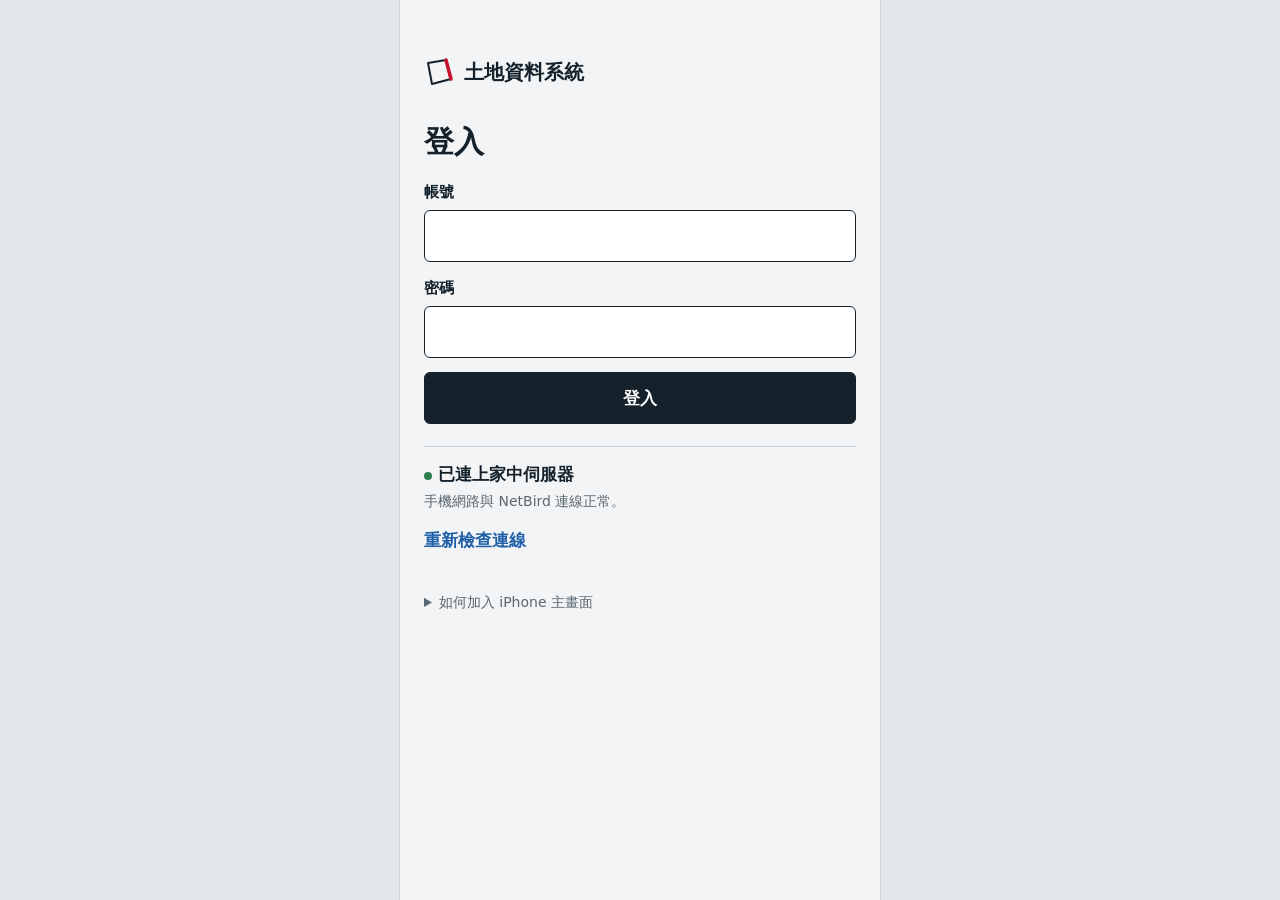
<file: docs/mockups/mobile-redesign/index.html>
<!doctype html>
<!--
  土地資料系統 手機網頁 重新設計原型（獨立檔案，不會被正式程式載入）

  - 全部是假資料與假地址，沒有任何真實客戶資料。
  - 用網址的 # 切換頁面：#login #home #field #owners #lands #followups #map
  - 今日外勤有三種狀態：#field（進行中）、#field/start（尚未開始）、#field/done（已完成）
  - 地圖是示意圖；正式版仍使用 Leaflet 與離線圖磚。
  - 數字字型用 Barlow Semi Condensed（正式版需自行託管，只含數字與符號即可，約幾十 KB）。
-->
<html lang="zh-Hant">
<head>
<meta charset="utf-8">
<meta name="viewport" content="width=device-width, initial-scale=1, viewport-fit=cover">
<meta name="theme-color" content="#F2F4F5">
<title>土地資料系統｜手機版設計原型</title>
<link rel="preconnect" href="https://fonts.googleapis.com">
<link rel="preconnect" href="https://fonts.gstatic.com" crossorigin>
<link href="https://fonts.googleapis.com/css2?family=Barlow+Semi+Condensed:wght@500;600&display=swap" rel="stylesheet">
<style>
/* ---------- 色彩：取自地籍圖與測量 ---------- */
:root {
  --paper: #F2F4F5;   /* 圖紙 */
  --sheet: #FFFFFF;
  --ink: #14212B;     /* 測量墨 */
  --muted: #5B6770;
  --rule: #CBD2D7;
  --red: #C8102E;     /* 地籍紅：只代表「現在要處理」 */
  --blue: #1F5FA8;    /* 圖根藍：導航、可點的連結 */
  --green: #2E7D4F;   /* 完成 */
  --amber: #B7791F;   /* 延後 */
  --red-wash: #FBECEE;
  --nav-h: 62px;
  --cjk: "Noto Sans TC", "PingFang TC", "Microsoft JhengHei", "Heiti TC", system-ui, sans-serif;
  --num: "Barlow Semi Condensed", "Bahnschrift", "Arial Narrow", system-ui, sans-serif;
}

* { box-sizing: border-box; }
html { -webkit-text-size-adjust: 100%; }
body { margin: 0; background: var(--paper); color: var(--ink); font: 400 17px/1.6 var(--cjk); }
button, input { font: inherit; color: inherit; }
:focus-visible { outline: 3px solid var(--blue); outline-offset: 2px; }
[hidden] { display: none !important; }

.app { max-width: 480px; min-height: 100dvh; margin: 0 auto; background: var(--paper); }
@media (min-width: 520px) {
  body { background: #E1E6E8; }
  .app { box-shadow: 0 0 0 1px var(--rule); }
}

/* ---------- 共用元件 ---------- */
.num { font-family: var(--num); font-weight: 600; font-variant-numeric: tabular-nums; }
.muted { color: var(--muted); }
.small { font-size: 14px; }

.bar { position: sticky; top: 0; z-index: 5; display: flex; align-items: flex-end; justify-content: space-between; gap: 12px;
  padding: calc(14px + env(safe-area-inset-top)) 20px 10px; background: var(--paper); border-bottom: 1px solid var(--rule); }
.bar__title { margin: 0; font: 700 26px/1.2 var(--cjk); }
.bar__sub { margin: 2px 0 0; color: var(--muted); font-size: 14px; }
.bar__side { display: flex; align-items: center; gap: 14px; padding-bottom: 2px; font-size: 14px; color: var(--muted); white-space: nowrap; }
.dot { display: inline-block; width: 8px; height: 8px; margin-right: 6px; border-radius: 50%; background: var(--green); }
.dot--wait { background: var(--amber); }
.dot--bad { background: var(--red); }

.content { padding: 18px 20px calc(var(--nav-h) + env(safe-area-inset-bottom) + 28px); }

.block { margin: 0 0 28px; }
.block__title { margin: 0 0 10px; font: 700 17px/1.4 var(--cjk); }
.block__head { display: flex; align-items: baseline; justify-content: space-between; gap: 12px; margin-bottom: 10px; }
.block__head .block__title { margin: 0; }

.link { display: inline-flex; align-items: center; min-height: 44px; padding: 0; border: 0; background: none; color: var(--blue); font-weight: 700; text-decoration: none; cursor: pointer; }
.link[disabled] { color: var(--rule); cursor: default; }

.btn { display: inline-flex; align-items: center; justify-content: center; gap: 8px; min-height: 52px; padding: 0 18px;
  border: 1.5px solid var(--ink); border-radius: 6px; background: var(--sheet); color: var(--ink);
  font: 700 17px/1 var(--cjk); text-decoration: none; cursor: pointer; }
.btn:active { transform: translateY(1px); }
.btn[disabled] { opacity: .45; cursor: not-allowed; }
.btn--solid { background: var(--ink); color: #fff; }
.btn--go { background: var(--blue); border-color: var(--blue); color: #fff; }
.btn--block { display: flex; width: 100%; }
.btn__count { font: 600 18px/1 var(--num); font-variant-numeric: tabular-nums; }

.field { display: block; margin: 0 0 14px; }
.field__label { display: block; margin-bottom: 6px; font-size: 15px; font-weight: 700; }
.input { width: 100%; min-height: 52px; padding: 0 14px; border: 1.5px solid var(--ink); border-radius: 6px; background: var(--sheet); font-size: 17px; }
.input::placeholder { color: #7A868E; }
.pair { display: grid; grid-template-columns: 1fr 1fr; gap: 12px; }
.searchrow { display: grid; grid-template-columns: 1fr auto; gap: 10px; margin-bottom: 14px; }

/* 一列一筆，像謄本：只用細線分隔，不用卡片 */
.rows { margin: 0; padding: 0; list-style: none; border-top: 1px solid var(--rule); }
.row { display: flex; align-items: flex-start; justify-content: space-between; gap: 14px; width: 100%; padding: 14px 0;
  border: 0; border-bottom: 1px solid var(--rule); background: none; text-align: left; cursor: pointer; }
.row:focus-visible { outline-offset: -3px; }
.row__main { display: flex; flex-direction: column; min-width: 0; }
.row__name { font-size: 19px; font-weight: 700; line-height: 1.35; }
.row__meta { color: var(--muted); font-size: 14px; line-height: 1.5; }
.row__side { display: flex; flex-direction: column; align-items: flex-end; flex: none; text-align: right; font-size: 14px; color: var(--muted); }
.row--due { padding-left: 14px; box-shadow: inset 4px 0 0 var(--red); }
.row--stack { flex-direction: column; gap: 2px; }
.row__top { display: flex; align-items: baseline; justify-content: space-between; gap: 12px; width: 100%; }
.row__count { flex: none; color: var(--muted); font-size: 15px; }
.row__count .num { color: var(--ink); font-size: 20px; }
.land { padding-top: 16px; border-top: 1px solid var(--rule); }
.land:first-child { border-top: 0; padding-top: 4px; }
.count { margin: 0 0 8px; font-size: 14px; color: var(--muted); }

.facts { margin: 0; padding: 0; border-top: 1px solid var(--rule); }
.facts__row { display: flex; align-items: baseline; justify-content: space-between; padding: 10px 0; border-bottom: 1px solid var(--rule); }
.facts dt { color: var(--muted); }
.facts dd { margin: 0; font-size: 26px; line-height: 1.2; }

/* 地號：這個系統最重要的識別，整份設計唯一放大的東西 */
.parcel { margin: 0; font: 600 56px/1 var(--num); font-variant-numeric: tabular-nums; letter-spacing: -.01em; }
.parcel--mid { font-size: 40px; }
.parcel--list { font-size: 34px; }
.where { margin: 0; font-size: 17px; line-height: 1.4; }

/* ---------- 持分條：一塊土地被分成幾份，每位地主一段 ---------- */
.share { display: flex; gap: 2px; height: 10px; margin: 10px 0 6px; background: repeating-linear-gradient(135deg, var(--rule) 0 2px, transparent 2px 5px); }
.share__seg { height: 100%; background: var(--ink); }
.share__seg:nth-child(2) { background: #46535D; }
.share__seg:nth-child(3) { background: #7C8993; }
.share__seg:nth-child(4) { background: #A9B3BA; }
.share__legend { display: flex; flex-direction: column; }
.holder { display: flex; align-items: baseline; justify-content: space-between; gap: 10px; width: 100%; padding: 12px 0; border: 0; border-top: 1px solid var(--rule); background: none; text-align: left; cursor: pointer; }
.holder:first-child { border-top: 0; }
.holder__name { font-weight: 700; }
.holder__nums { display: flex; gap: 14px; color: var(--muted); font-size: 15px; }
.holder:focus-visible { outline-offset: -3px; }

/* ---------- 狀態文字 ---------- */
.st { font-weight: 700; }
.st--completed { color: var(--green); }
.st--in_progress { color: var(--blue); }
.st--postponed { color: var(--amber); }
.st--skipped, .st--planned { color: var(--muted); }
.due--over { color: var(--red); font-weight: 700; }
.now { color: var(--red); font-weight: 700; }

/* ---------- 登入 ---------- */
.login { padding: calc(56px + env(safe-area-inset-top)) 24px 32px; }
.mark { display: flex; align-items: center; gap: 10px; margin-bottom: 36px; font-size: 20px; font-weight: 700; }
.login__title { margin: 0 0 20px; font: 700 30px/1.2 var(--cjk); }
.conncheck { margin-top: 22px; padding: 14px 0 0; border-top: 1px solid var(--rule); }
.conncheck__title { display: block; font-weight: 700; }
.conncheck__detail { margin: 2px 0 6px; color: var(--muted); font-size: 14px; }
.tip { margin-top: 22px; color: var(--muted); font-size: 14px; }
.tip summary { cursor: pointer; padding: 6px 0; }

/* ---------- 底部導覽：現在位置用一條紅線標出 ---------- */
.tabs { position: fixed; left: 50%; bottom: 0; z-index: 8; display: grid; grid-template-columns: repeat(6, 1fr); width: min(100%, 480px);
  height: calc(var(--nav-h) + env(safe-area-inset-bottom)); padding-bottom: env(safe-area-inset-bottom);
  transform: translateX(-50%); background: var(--sheet); border-top: 1px solid var(--rule); }
.tab { position: relative; display: flex; align-items: center; justify-content: center; gap: 3px; color: var(--muted); font-size: 15px; text-decoration: none; }
.tab[aria-current="page"] { color: var(--ink); font-weight: 700; }
.tab[aria-current="page"]::before { content: ""; position: absolute; top: -1px; left: 12%; right: 12%; height: 3px; background: var(--red); }
.tab__n { color: var(--red); font: 600 16px/1 var(--num); font-variant-numeric: tabular-nums; }

/* ---------- 今日外勤 ---------- */
.chain { display: flex; align-items: flex-end; gap: 4px; height: 30px; margin: 10px 0 6px; padding: 0; list-style: none; }
.tick { flex: 1; min-width: 4px; height: 14px; border: 1.5px solid var(--ink); background: transparent;
  transition: background-color .25s ease, height .25s ease, border-color .25s ease; }
.tick[data-s="completed"] { background: var(--ink); }
.tick[data-s="skipped"] { border-color: var(--muted); background: repeating-linear-gradient(135deg, var(--muted) 0 2px, transparent 2px 5px); }
.tick[data-s="postponed"] { border-color: var(--amber); }
.tick[aria-current="step"] { height: 30px; border: 2px solid var(--red); }

.stop { margin: 0 0 14px; padding: 16px 18px 0; background: var(--sheet); border-left: 5px solid var(--red); border-radius: 0 8px 8px 0; }
.stop__flags { display: flex; flex-wrap: wrap; gap: 4px 12px; margin: 0 0 6px; font-size: 15px; }
.stop__owner { display: flex; align-items: baseline; justify-content: space-between; gap: 10px; margin: 10px 0 0; }
.stop__owner strong { font-size: 24px; line-height: 1.3; }
.stop__share { font: 600 22px/1 var(--num); font-variant-numeric: tabular-nums; }
.info { margin: 14px 0 0; padding: 0; }
.info__row { display: grid; grid-template-columns: 5.5em 1fr; gap: 10px; padding: 8px 0; border-top: 1px solid var(--rule); font-size: 16px; }
.info__row dt { color: var(--muted); }
.info__row dd { margin: 0; overflow-wrap: anywhere; }
.info__row--note dd { font-weight: 700; }
.stop__go { display: grid; grid-template-columns: 1fr; gap: 8px; margin-top: 14px; }
.stop__go--two { grid-template-columns: 1fr 1fr; }
.stop__go--one > .btn:not(.btn--block) { grid-column: 1 / -1; }
.stop__go .btn--block { grid-column: 1 / -1; min-height: 56px; }
.stop__records { display: grid; grid-template-columns: 1fr 1fr; gap: 8px; margin-top: 8px; }
.stop__records .btn { justify-content: space-between; font-weight: 400; }
.stop__act { position: sticky; bottom: calc(var(--nav-h) + env(safe-area-inset-bottom)); z-index: 2; display: grid;
  grid-template-columns: 1.5fr 1fr 1fr; gap: 8px; margin: 14px -18px 0; padding: 12px 18px 14px; background: var(--sheet); border-top: 1px solid var(--rule); }
.stop__act .btn { padding: 0 8px; }

.step { display: flex; align-items: center; justify-content: space-between; margin: 0 0 22px; font-size: 15px; color: var(--muted); }
.step .link { min-width: 5em; }
.stops { margin: 0; padding: 0; list-style: none; border-top: 1px solid var(--rule); }
.stops__btn { display: grid; grid-template-columns: 2.2em 1fr auto; align-items: baseline; gap: 10px; width: 100%; padding: 12px 0;
  border: 0; border-bottom: 1px solid var(--rule); background: none; text-align: left; cursor: pointer; }
.stops__btn:focus-visible { outline-offset: -3px; }
.stops__no { font: 600 22px/1 var(--num); font-variant-numeric: tabular-nums; color: var(--muted); }
.stops__no--same { font: 400 14px var(--cjk); }
.stops__btn[aria-current="step"] { box-shadow: inset 4px 0 0 var(--red); padding-left: 12px; }
.stops__btn[aria-current="step"] .stops__no { color: var(--red); }
.stops__btn[data-s="completed"], .stops__btn[data-s="skipped"] { color: var(--muted); }
.route { margin: 10px 0 0; padding: 10px 0 0; border-top: 1px solid var(--rule); font-size: 15px; }
.route__seg { display: flex; align-items: center; justify-content: space-between; padding: 6px 0; }
.start { margin-bottom: 28px; padding: 18px; background: var(--sheet); border-left: 5px solid var(--red); border-radius: 0 8px 8px 0; }
.start__title { margin: 0 0 4px; font-size: 19px; font-weight: 700; }
.start__actions { display: grid; grid-template-columns: 1fr 1fr; gap: 8px; margin-top: 14px; }
.result { display: grid; grid-template-columns: 1fr 1fr; column-gap: 20px; margin: 12px 0 0; padding: 0; border-top: 1px solid var(--rule); }
.result__cell { padding: 12px 0; border-bottom: 1px solid var(--rule); }
.result__cell dt { color: var(--muted); font-size: 14px; }
.result__cell dd { margin: 0; font-size: 30px; line-height: 1.2; }
.times { display: flex; justify-content: space-between; margin: 12px 0 18px; color: var(--muted); font-size: 15px; }

/* ---------- 地圖 ---------- */
.chips { display: flex; gap: 8px; margin: 0 -20px 12px; padding: 0 20px 4px; overflow-x: auto; scrollbar-width: none; }
.chip { flex: none; min-height: 44px; padding: 0 16px; border: 1.5px solid var(--ink); border-radius: 6px; background: var(--sheet); font-weight: 700; cursor: pointer; }
.chip[aria-pressed="true"] { background: var(--ink); color: #fff; }
.map { display: block; width: 100%; height: auto; background: #E7ECEE; border: 1px solid var(--rule); }
.map__pin { cursor: pointer; }
.map__pin:focus-visible { outline: none; }
.map__pin:focus-visible circle { stroke: var(--blue); stroke-width: 3; }
.caption { margin: 6px 0 0; color: var(--muted); font-size: 13px; }

/* ---------- 詳情面板 ---------- */
.scrim { position: fixed; inset: 0; z-index: 19; background: rgba(20, 33, 43, .45); opacity: 0; visibility: hidden; transition: opacity .2s, visibility .2s; }
.scrim.is-open { opacity: 1; visibility: visible; }
.sheet { position: fixed; left: 50%; bottom: 0; z-index: 20; width: min(100%, 480px); max-height: 88dvh; overflow-y: auto;
  padding: 0 20px calc(28px + env(safe-area-inset-bottom)); background: var(--sheet); border-radius: 16px 16px 0 0;
  transform: translate(-50%, 100%); visibility: hidden; transition: transform .26s cubic-bezier(.2, .8, .2, 1), visibility .26s; }
.sheet.is-open { transform: translate(-50%, 0); visibility: visible; }
.sheet__head { position: sticky; top: 0; display: flex; align-items: flex-start; justify-content: space-between; gap: 12px; padding: 18px 0 10px; background: var(--sheet); border-bottom: 1px solid var(--rule); }
.sheet__title { margin: 0; font: 700 24px/1.3 var(--cjk); }
.sheet__sub { margin: 0; color: var(--muted); font-size: 14px; }
.sheet__close { min-width: 52px; min-height: 44px; border: 1.5px solid var(--ink); border-radius: 6px; background: var(--sheet); font-weight: 700; cursor: pointer; }
.sheet__section { margin-top: 22px; }
.sheet__section h3 { margin: 0 0 8px; font-size: 17px; }
.log { margin: 0; padding: 0; list-style: none; border-top: 1px solid var(--rule); }
.log li { display: grid; grid-template-columns: 4.2em 1fr; gap: 10px; padding: 10px 0; border-bottom: 1px solid var(--rule); font-size: 16px; }
.log time { color: var(--muted); font-family: var(--num); font-weight: 600; font-variant-numeric: tabular-nums; }
.empty { margin: 8px 0; color: var(--muted); }

@media (prefers-reduced-motion: reduce) {
  *, *::before, *::after { transition-duration: .01ms !important; animation-duration: .01ms !important; }
}
</style>
</head>
<body>
<div class="app" id="app">

  <!-- ===== 登入 ===== -->
  <main class="login" id="p-login" hidden>
    <div class="mark">
      <svg width="30" height="30" viewBox="0 0 30 30" aria-hidden="true">
        <path d="M4 6 L22 3 L27 22 L8 27 Z" fill="none" stroke="#14212B" stroke-width="2" stroke-linejoin="round"/>
        <path d="M22 3 L27 22" stroke="#C8102E" stroke-width="3.5" stroke-linecap="round"/>
      </svg>
      <span>土地資料系統</span>
    </div>
    <h1 class="login__title">登入</h1>
    <form id="login-form" novalidate>
      <label class="field"><span class="field__label">帳號</span>
        <input class="input" name="u" autocomplete="username" autocapitalize="none" required></label>
      <label class="field"><span class="field__label">密碼</span>
        <input class="input" name="p" type="password" autocomplete="current-password" required></label>
      <button class="btn btn--solid btn--block" type="submit">登入</button>
    </form>
    <section class="conncheck" aria-live="polite">
      <span class="conncheck__title"><span class="dot"></span>已連上家中伺服器</span>
      <p class="conncheck__detail">手機網路與 NetBird 連線正常。</p>
      <button class="link" type="button">重新檢查連線</button>
    </section>
    <details class="tip"><summary>如何加入 iPhone 主畫面</summary>
      <p>用 Safari 開啟這個頁面，點「分享」，再點「加入主畫面」。</p></details>
  </main>

  <!-- ===== 登入後 ===== -->
  <div id="shell" hidden>
    <header class="bar">
      <div>
        <h1 class="bar__title" id="title">總覽</h1>
        <p class="bar__sub" id="subtitle"></p>
      </div>
      <div class="bar__side">
        <span><span class="dot"></span>已連線</span>
        <a class="link" href="#login">登出</a>
      </div>
    </header>

    <main class="content" id="content">
      <section id="p-home" hidden></section>
      <section id="p-field" hidden></section>
      <section id="p-owners" hidden>
        <form class="searchrow" id="owner-form" role="search">
          <input class="input" id="owner-q" type="search" placeholder="姓名、身分證或地址" aria-label="搜尋地主" enterkeyhint="search">
          <button class="btn btn--solid" type="submit">搜尋</button>
        </form>
        <p class="count" id="owner-count" aria-live="polite"></p>
        <div id="owner-list"></div>
      </section>
      <section id="p-lands" hidden>
        <form id="land-form" role="search">
          <label class="field"><span class="field__label">地號或地主姓名</span>
            <input class="input" id="land-q" type="search" placeholder="例如：221-0000 或 王大明" enterkeyhint="search"></label>
          <div class="pair">
            <label class="field"><span class="field__label">地區</span><input class="input" id="land-d" placeholder="例如：中壢區"></label>
            <label class="field"><span class="field__label">地段</span><input class="input" id="land-s" placeholder="例如：龍岡段"></label>
          </div>
          <button class="btn btn--solid btn--block" type="submit">搜尋土地</button>
        </form>
        <p class="count" id="land-count" aria-live="polite" style="margin-top:18px"></p>
        <div id="land-list"></div>
      </section>
      <section id="p-followups" hidden></section>
      <section id="p-map" hidden>
        <p class="count" id="map-count" aria-live="polite"></p>
        <div class="chips" id="chips" role="group" aria-label="切換地區"></div>
        <div id="map-box"></div>
        <p class="caption">示意圖。正式版使用 Leaflet 與離線圖磚；紅色編號是今日還沒拜訪的站。</p>
        <div id="map-pick" style="margin-top:14px"></div>
      </section>
    </main>

    <nav class="tabs" id="tabs" aria-label="主要功能">
      <a class="tab" href="#home">總覽</a>
      <a class="tab" href="#field">外勤</a>
      <a class="tab" href="#owners">地主</a>
      <a class="tab" href="#lands">土地</a>
      <a class="tab" href="#followups">追蹤<span class="tab__n" id="tab-n"></span></a>
      <a class="tab" href="#map">地圖</a>
    </nav>
  </div>
</div>

<div class="scrim" id="scrim"></div>
<aside class="sheet" id="sheet" role="dialog" aria-modal="true" aria-labelledby="sheet-title" aria-hidden="true"></aside>

<script>
/* ============ 假資料 ============ */
const PEOPLE = {
  '王大明': { id: 'A1236', addr: '桃園市中壢區中正路三段 18 號', phone: '0912-345-678' },
  '李小華': { id: 'F2058', addr: '桃園市平鎮區環南路 126 號', phone: '' },
  '陳美玲': { id: 'H1239', addr: '桃園市中壢區新生路 52 巷 6 號', phone: '0933-120-456' },
  '林志強': { id: 'A1741', addr: '桃園市桃園區中山路 200 號 5 樓', phone: '0920-888-017' },
  '張雅婷': { id: 'F2231', addr: '臺北市大安區和平東路二段 31 號', phone: '0955-660-310' },
  '黃建國': { id: 'H1067', addr: '桃園市八德區介壽路二段 88 號', phone: '0911-232-909' },
  '吳淑芬': { id: 'A2218', addr: '桃園市八德區介壽路二段 88 號', phone: '' },
  '劉俊宏': { id: 'F1492', addr: '新北市板橋區文化路一段 100 號', phone: '0987-441-205' }
};
/* owners: [姓名, 分子, 分母] */
const LANDS = [
  { d: '中壢區', s: '龍岡段', no: '221-0000', area: 1234.56, v: 71800,  o: [['王大明',1,3],['李小華',1,3],['陳美玲',1,3]] },
  { d: '中壢區', s: '龍岡段', no: '305-0001', area: 88.5,    v: 71800,  o: [['陳美玲',1,1]] },
  { d: '中壢區', s: '龍岡段', no: '310-0000', area: 410,     v: 68500,  o: [['林志強',1,2],['張雅婷',1,2]] },
  { d: '中壢區', s: '忠福段', no: '9-0000',   area: 512.3,   v: 82400,  o: [['黃建國',2,3],['吳淑芬',1,3]] },
  { d: '平鎮區', s: '復旦段', no: '25-0001',  area: 362,     v: 104000, o: [['劉俊宏',1,1]] },
  { d: '平鎮區', s: '復旦段', no: '36-0001',  area: 764,     v: 104000, o: [['王大明',1,4],['吳淑芬',1,4],['林志強',1,2]] },
  { d: '桃園區', s: '東門段', no: '617-0001', area: 150.2,   v: 190000, o: [['張雅婷',1,1]] },
  { d: '八德區', s: '永豐段', no: '44-0000',  area: 980,     v: 66000,  o: [['李小華',1,2],['劉俊宏',1,2]] }
];
const landOf = no => LANDS.find(l => l.no === no);
const ping = (l, n, d) => l.area * n / d * 0.3025;
function holdings(name) {
  return LANDS.flatMap(l => l.o.filter(o => o[0] === name).map(o => ({ land: l, n: o[1], d: o[2], ping: ping(l, o[1], o[2]) })));
}
function ownerStats(name) {
  const h = holdings(name);
  return { lands: new Set(h.map(x => x.land.no)).size, shares: h.length,
           ping: h.reduce((a, x) => a + x.ping, 0), value: h.reduce((a, x) => a + x.land.area * x.n / x.d * x.land.v, 0) };
}

const TODAY = new Date(); TODAY.setHours(0, 0, 0, 0);
const dayOffset = n => { const t = new Date(TODAY); t.setDate(t.getDate() + n); return t; };
const FOLLOWUPS = [
  { name: '陳美玲', no: '305-0001', off: -5, st: '待回覆' },
  { name: '劉俊宏', no: '25-0001',  off: -2, st: '待追蹤' },
  { name: '王大明', no: '221-0000', off: 0,  st: '待追蹤' },
  { name: '林志強', no: '310-0000', off: 1,  st: '待回覆' },
  { name: '黃建國', no: '9-0000',   off: 4,  st: '待追蹤' },
  { name: '張雅婷', no: '617-0001', off: 9,  st: '待追蹤' }
];

/* 今日外勤：same = 與前一位同一個地址，算同一站 */
const BASE_STOPS = [
  ['陳美玲','305-0001','09:10',1.8], ['王大明','221-0000','09:30',2.4], ['李小華','221-0000','09:30',0, true],
  ['林志強','310-0000','10:20',5.6], ['張雅婷','310-0000','10:20',0, true], ['劉俊宏','25-0001','11:15',7.9],
  ['吳淑芬','36-0001','11:50',3.3], ['黃建國','9-0000','14:20',9.4], ['吳淑芬','9-0000','14:20',0, true],
  ['張雅婷','617-0001','14:55',4.1], ['李小華','44-0000','15:30',3.7], ['劉俊宏','44-0000','15:30',0, true]
];
let F = null;
function scenario(name) {
  const items = BASE_STOPS.map((s, i) => ({ owner: s[0], no: s[1], eta: s[2], km: s[3], same: !!s[4], status: 'planned', i }));
  items[8].coord = false; items[9].priority = true; items[7].note = '有他項權利，先確認設定人';
  items[7].last = '10/15　電話未接';
  let mode = 'run';
  if (name === 'run') { for (let i = 0; i < 7; i++) items[i].status = i === 6 ? 'skipped' : 'completed'; }
  if (name === 'start') mode = 'start';
  if (name === 'done') { items.forEach((it, i) => it.status = i === 6 ? 'skipped' : 'completed'); mode = 'done'; }
  const first = items.findIndex(isOpen);
  F = { mode, items, idx: Math.max(0, first), gps: false, routeOpen: false };
}
const isOpen = it => ['planned', 'in_progress', 'postponed'].includes(it.status);
const STATUS = { planned: '尚未拜訪', in_progress: '拜訪中', completed: '已完成', skipped: '已略過', postponed: '已延後' };
function station(i) { let n = 0; for (let k = 0; k <= i; k++) if (!F.items[k].same) n++; return n; }

/* ============ 小工具 ============ */
const $ = (s, r = document) => r.querySelector(s);
const $$ = (s, r = document) => [...r.querySelectorAll(s)];
const esc = s => String(s).replace(/[&<>"']/g, c => ({ '&': '&amp;', '<': '&lt;', '>': '&gt;', '"': '&quot;', "'": '&#39;' }[c]));
const nf = (n, d = 0) => Number(n).toLocaleString('en-US', { minimumFractionDigits: d, maximumFractionDigits: d });
const landLabel = l => `${l.d}・${l.s}・${l.no}`;
const fmtDate = d => `${d.getMonth() + 1}/${d.getDate()}`;
function frac(n, d) { return `${n}/${d}`; }
function shareBar(l) {
  const segs = l.o.map(o => `<span class="share__seg" style="flex:${o[1] / o[2]}"></span>`).join('');
  const sum = l.o.reduce((a, o) => a + o[1] / o[2], 0);
  const rest = sum < 0.999 ? `<span style="flex:${1 - sum}"></span>` : '';
  return `<div class="share" role="img" aria-label="持分分配">${segs}${rest}</div>`;
}
function dueInfo(off, st) {
  if (st !== '完成' && off < 0) return { cls: 'due--over', text: `逾期 ${-off} 天`, over: true };
  if (off === 0) return { cls: 'now', text: '今天', over: false };
  return { cls: '', text: `${off} 天後`, over: false };
}

/* ============ 畫面 ============ */
function renderHome() {
  const nextIdx = F.items.findIndex(isOpen);
  const it = F.items[nextIdx];
  const over = FOLLOWUPS.filter(f => f.off < 0).length, today = FOLLOWUPS.filter(f => f.off === 0).length;
  let field;
  if (F.mode === 'start') {
    field = `<p class="muted" style="margin:0 0 12px">今天排了 ${F.items.length} 位，還沒開始。</p>
      <a class="btn btn--solid btn--block" href="#field">前往今日外勤</a>`;
  } else if (!it) {
    field = `<p class="muted" style="margin:0 0 12px">今天的行程已全部處理完成。</p>
      <a class="btn btn--block" href="#field">查看今日成果</a>`;
  } else {
    const l = landOf(it.no);
    field = `<div class="stop" style="padding-bottom:16px">
        <p class="stop__flags"><span class="now">下一站・第 ${station(nextIdx)} 站</span><span class="muted">預計 ${it.eta} 抵達</span></p>
        <p class="where">${esc(l.d)}　${esc(l.s)}</p>
        <p class="parcel parcel--mid">${esc(l.no)}</p>
        <p class="stop__owner" style="margin-top:6px"><strong style="font-size:20px">${esc(it.owner)}</strong></p>
      </div>
      <a class="btn btn--solid btn--block" href="#field">前往今日外勤</a>`;
  }
  const rows = FOLLOWUPS.slice(0, 3).map(f => followRow(f)).join('');
  $('#p-home').innerHTML = `
    <section class="block"><h2 class="block__title">今日外勤</h2>${field}</section>
    <section class="block">
      <div class="block__head"><h2 class="block__title">追蹤提醒</h2>
        <span class="small muted"><span class="due--over">逾期 ${over}</span>　今天到期 ${today}</span></div>
      <ul class="rows">${rows}</ul>
      <a class="link" href="#followups" style="display:inline-block;margin-top:6px">查看全部 ${FOLLOWUPS.length} 筆</a>
    </section>
    <section class="block"><h2 class="block__title">資料總量</h2>
      <dl class="facts">
        <div class="facts__row"><dt>土地持分</dt><dd class="num">2,236</dd></div>
        <div class="facts__row"><dt>地主</dt><dd class="num">1,874</dd></div>
        <div class="facts__row"><dt>土地</dt><dd class="num">696</dd></div>
        <div class="facts__row"><dt>待追蹤</dt><dd class="num">${FOLLOWUPS.length}</dd></div>
      </dl>
    </section>
    <p class="small muted"><span class="dot"></span>最後同步 10:42　<button class="link" type="button" data-act="sync">重新整理</button></p>`;
}

function followRow(f) {
  const l = landOf(f.no), di = dueInfo(f.off, f.st);
  return `<li><button class="row ${di.over ? 'row--due' : ''}" data-person="${esc(f.name)}" data-land="${esc(f.no)}">
    <span class="row__main"><span class="row__name">${esc(f.name)}</span><span class="row__meta">${esc(landLabel(l))}</span></span>
    <span class="row__side"><span class="${di.cls}">${di.text}</span><span>${fmtDate(dayOffset(f.off))}　${esc(f.st)}</span></span>
  </button></li>`;
}

function renderFollowups() {
  const group = (title, list, cls = '') => list.length ? `<section class="block"><div class="block__head"><h2 class="block__title ${cls}">${title}</h2><span class="small muted">${list.length} 筆</span></div><ul class="rows">${list.map(followRow).join('')}</ul></section>` : '';
  $('#p-followups').innerHTML =
    group('逾期', FOLLOWUPS.filter(f => f.off < 0), 'due--over') +
    group('今天', FOLLOWUPS.filter(f => f.off === 0)) +
    group('之後', FOLLOWUPS.filter(f => f.off > 0));
}

function renderField() {
  const root = $('#p-field'), items = F.items;
  const done = items.filter(i => i.status === 'completed').length, skipped = items.filter(i => i.status === 'skipped').length;
  const open = items.filter(isOpen).length;
  const km = items.reduce((a, i) => a + i.km, 0);

  const chain = `<ol class="chain" aria-label="今日 ${items.length} 位的進度">${items.map((it, i) =>
    `<li class="tick" data-s="${it.status}" ${F.mode === 'run' && i === F.idx ? 'aria-current="step"' : ''} title="${esc(it.owner)}：${STATUS[it.status]}"></li>`).join('')}</ol>`;
  const summary = `
    <section class="block" style="margin-bottom:20px">
      <p class="small muted" style="margin:0">${fmtDate(TODAY)}　共 ${items.length} 位　預估 ${nf(km, 1)} 公里</p>
      ${chain}
      ${F.mode === 'run' ? `<p class="small" style="margin:0"><strong>已處理 ${done + skipped} 位</strong><span class="muted">，還有 ${open} 位。預計 17:40 結束。</span></p>` : ''}
      ${F.mode === 'run' ? `<button class="link" type="button" data-act="route" aria-expanded="${F.routeOpen}">整天路線導航</button>` : ''}
      ${F.routeOpen && F.mode === 'run' ? routeSegments() : ''}
    </section>`;

  if (F.mode === 'start') {
    root.innerHTML = summary + `<section class="start">
        <h2 class="start__title">開始前先確認定位</h2>
        <p class="small muted" style="margin:0">${F.gps ? '已取得位置，誤差約 18 公尺。' : '定位失敗也沒關係，會照原本的順序拜訪。位置只在這次開啟頁面時使用，不會存在手機裡。'}</p>
        <div class="start__actions">
          <button class="btn" type="button" data-act="gps">${F.gps ? '重新取得位置' : '取得目前位置'}</button>
          <button class="btn btn--solid" type="button" data-act="begin">開始外勤</button>
        </div></section>` + listOf(false);
    return;
  }
  if (F.mode === 'done') {
    root.innerHTML = summary + `<section class="block"><h2 class="block__title">今日外勤已完成</h2>
      <dl class="result">
        <div class="result__cell"><dt>完成拜訪</dt><dd class="num">${done}</dd></div>
        <div class="result__cell"><dt>略過</dt><dd class="num">${skipped}</dd></div>
        <div class="result__cell"><dt>已移除</dt><dd class="num">0</dd></div>
        <div class="result__cell"><dt>預估公里</dt><dd class="num">${nf(km, 1)}</dd></div>
        <div class="result__cell"><dt>外勤耗時</dt><dd class="num">4 時 12 分</dd></div>
        <div class="result__cell"><dt>行程總數</dt><dd class="num">${items.length}</dd></div>
      </dl>
      <p class="times"><span>開始　<strong class="num">09:05</strong></span><span>完成　<strong class="num">13:17</strong></span></p>
      <button class="btn btn--block" type="button" data-act="review">查看今日完整清單</button></section>` + listOf(true);
    return;
  }

  const it = items[F.idx], l = landOf(it.no), p = PEOPLE[it.owner];
  const same = items.filter((x, k) => k !== F.idx && station(k) === station(F.idx));
  const coord = it.coord !== false;
  const s = it.status;
  const act = (s === 'in_progress')
    ? `<button class="btn btn--solid" data-act="complete">完成拜訪</button>`
    : (isOpen(it) ? `<button class="btn btn--solid" data-act="start">開始拜訪</button>` : `<button class="btn" disabled>${STATUS[s]}</button>`);
  const canAct = isOpen(it);
  const o = l.o.find(x => x[0] === it.owner);
  root.innerHTML = summary + `
    <article class="stop" aria-live="polite">
      <p class="stop__flags">
        <span class="${F.idx === items.findIndex(isOpen) ? 'now' : 'muted'}">第 ${station(F.idx)} 站</span>
        ${same.length ? `<span class="muted">同址 ${same.length + 1} 位</span>` : ''}
        ${it.priority ? '<span class="now">優先拜訪</span>' : ''}
        <span class="st st--${s}">${STATUS[s]}</span></p>
      <p class="where">${esc(l.d)}　${esc(l.s)}</p>
      <p class="parcel">${esc(l.no)}</p>
      <p class="stop__owner"><strong>${esc(it.owner)}</strong><span class="stop__share" title="持分">${frac(o[1], o[2])}</span></p>
      ${shareBar(l)}
      <div class="stop__go ${(!coord && p.phone) ? 'stop__go--two' : (!coord || p.phone) ? 'stop__go--one' : ''}">
        <button class="btn btn--go btn--block" data-act="nav">開啟導航</button>
        ${!coord ? '<button class="btn" data-act="coord">補座標</button>' : ''}
        ${p.phone ? `<a class="btn" href="tel:${esc(p.phone.replace(/-/g, ''))}">撥打電話</a>` : ''}
      </div>
      <dl class="info">
        ${it.note ? `<div class="info__row info__row--note"><dt>重要備註</dt><dd>${esc(it.note)}</dd></div>` : ''}
        ${it.last ? `<div class="info__row"><dt>最近紀錄</dt><dd>${esc(it.last)}</dd></div>` : ''}
        <div class="info__row"><dt>預計抵達</dt><dd class="num">${it.eta}</dd></div>
        <div class="info__row"><dt>地主地址</dt><dd>${esc(p.addr)}</dd></div>
        <div class="info__row"><dt>電話</dt><dd>${p.phone ? esc(p.phone) : '<span class="muted">沒有電話</span>'}</dd></div>
        <div class="info__row"><dt>路線距離</dt><dd>${it.km ? nf(it.km, 1) + ' 公里' : '同一站'}</dd></div>
        <div class="info__row"><dt>登記次序</dt><dd class="num">${String(it.i + 1).padStart(4, '0')}</dd></div>
        <div class="info__row"><dt>座標</dt><dd>${coord ? '已定位' : '尚未定位，導航會改用地址'}</dd></div>
        ${same.length ? `<div class="info__row"><dt>同址地主</dt><dd>${same.map(x => esc(x.owner) + '（' + esc(x.no) + '）').join('、')}</dd></div>` : ''}
      </dl>
      <div class="stop__records">
        <button class="btn" data-person="${esc(it.owner)}" data-land="${esc(it.no)}"><span>拜訪紀錄</span><span class="btn__count">3</span></button>
        <button class="btn" data-person="${esc(it.owner)}" data-land="${esc(it.no)}"><span>照片與附件</span><span class="btn__count">1</span></button>
      </div>
      ${canAct ? `<div class="stop__act">${act}<button class="btn" data-act="skip">略過</button><button class="btn" data-act="postpone">延後</button></div>` : '<div style="height:16px"></div>'}
    </article>
    <nav class="step" aria-label="切換拜訪地主">
      <button class="link" data-act="prev" ${F.idx <= 0 ? 'disabled' : ''}>← 上一位</button>
      <span class="num">${F.idx + 1} / ${items.length}</span>
      <button class="link" data-act="next" ${F.idx >= items.length - 1 ? 'disabled' : ''}>下一位 →</button>
    </nav>` + listOf(false);
}
/* 還沒拜訪的站，每 4 站一段（手機版 Google 地圖一次最多 3 個中途點加終點） */
function routeSegments() {
  const stops = [...new Set(F.items.map((it, i) => ({ it, i })).filter(x => isOpen(x.it)).map(x => station(x.i)))];
  const segs = []; for (let k = 0; k < stops.length; k += 4) segs.push(stops.slice(k, k + 4));
  return `<div class="route">${segs.map((s, k) => `<div class="route__seg"><span>第 ${k + 1} 段　${s.length > 1 ? `第 ${s[0]} 到 ${s[s.length - 1]} 站` : `第 ${s[0]} 站`}</span><a class="link" href="#field">開啟導航</a></div>`).join('')}
    <p class="small muted" style="margin:4px 0 0">手機版 Google 地圖一次最多帶 3 個中途點，所以分段開啟。</p></div>`;
}
function listOf(showAll) {
  const items = F.items;
  return `<section class="block"><h2 class="block__title">今日清單</h2><ol class="stops">${items.map((it, i) => {
    const l = landOf(it.no);
    const cur = F.mode === 'run' && i === F.idx;
    return `<li><button class="stops__btn" data-s="${it.status}" data-idx="${i}" ${cur ? 'aria-current="step"' : ''}>
      <span class="stops__no ${it.same ? 'stops__no--same' : ''}">${it.same ? '同' : station(i)}</span>
      <span class="row__main"><strong>${esc(it.owner)}</strong><span class="row__meta">${esc(l.s)}・${esc(l.no)}${F.mode !== 'done' && !it.same ? '・約 ' + it.eta + ' 抵達' : ''}</span></span>
      <span class="st st--${it.status} small">${STATUS[it.status]}</span></button></li>`;
  }).join('')}</ol></section>`;
}

function ownerRow(name) {
  const p = PEOPLE[name], s = ownerStats(name);
  return `<li><button class="row row--stack" data-person="${esc(name)}">
    <span class="row__top"><span class="row__name">${esc(name)}</span>
      <span class="row__count"><span class="num">${s.lands}</span> 土地　<span class="num">${s.shares}</span> 持分</span></span>
    <span class="row__meta">${esc(p.id)}　${esc(p.addr)}</span>
    <span class="row__meta"><span class="num">${nf(s.ping, 1)}</span> 坪　現值 <span class="num">${nf(s.value / 10000)}</span> 萬元</span>
  </button></li>`;
}
function renderOwners() {
  const q = $('#owner-q').value.trim();
  const names = Object.keys(PEOPLE).filter(n => !q || (n + PEOPLE[n].id + PEOPLE[n].addr).includes(q));
  $('#owner-count').textContent = q ? `找到 ${names.length} 位地主` : `共 ${names.length} 位地主，輸入姓名、身分證或地址縮小範圍`;
  $('#owner-list').innerHTML = names.length ? `<ul class="rows">${names.map(ownerRow).join('')}</ul>`
    : `<p class="empty">找不到符合的地主。可以只輸入姓名的一部分，或改用地址關鍵字再搜尋。</p>`;
}
function renderLands() {
  const q = $('#land-q').value.trim(), d = $('#land-d').value.trim(), s = $('#land-s').value.trim();
  const list = LANDS.filter(l => (!q || (l.no + l.o.map(o => o[0]).join('')).includes(q)) && (!d || l.d.includes(d)) && (!s || l.s.includes(s)));
  $('#land-count').textContent = `找到 ${list.length} 筆土地`;
  $('#land-list').innerHTML = list.length ? list.map(l => `
    <article class="block land">
      <p class="where muted">${esc(l.d)}　${esc(l.s)}</p>
      <p class="parcel parcel--list">${esc(l.no)}</p>
      <p class="small muted" style="margin:6px 0 0">面積 <strong class="num" style="color:var(--ink);font-size:17px">${nf(l.area, 2)}</strong> ㎡　公告現值 <strong class="num" style="color:var(--ink);font-size:17px">${nf(l.v)}</strong> 元</p>
      ${shareBar(l)}
      <div class="share__legend">${l.o.map(o => `<button class="holder" data-person="${esc(o[0])}" data-land="${esc(l.no)}">
        <span class="holder__name">${esc(o[0])}</span>
        <span class="holder__nums"><span class="num">${frac(o[1], o[2])}</span><span><span class="num">${nf(ping(l, o[1], o[2]), 1)}</span> 坪</span></span></button>`).join('')}</div>
    </article>`).join('')
    : `<p class="empty">找不到符合的土地。可以只輸入地號前半段，或清掉地區、地段再搜尋。</p>`;
}

/* ---------- 地圖（示意） ---------- */
const DIST = { '中壢區': [105, 95], '平鎮區': [255, 80], '桃園區': [225, 215], '八德區': [95, 225] };
let mapFilter = '全部', mapPick = null;
function seeded(seed) { return () => (seed = (seed * 16807) % 2147483647) / 2147483647; }
/* 地圖上一個點 = 一筆持分；位置是示意，落在該土地所屬地區的範圍內 */
const PINS = LANDS.flatMap(l => l.o.map(o => ({ name: o[0], land: l })));
function pinPos(name, landNo) {
  const l = landOf(landNo), c = DIST[l.d];
  const r = seeded([...(name + landNo)].reduce((a, ch) => a * 31 + ch.charCodeAt(0), 7) % 2147483646 + 1);
  r(); return [c[0] + (r() - .5) * 96, c[1] + (r() - .5) * 74, l.d];
}
function renderMap() {
  const r = seeded(11), cols = 8, rows = 7, w = 360 / cols, h = 300 / rows, pts = [];
  for (let y = 0; y <= rows; y++) { pts[y] = []; for (let x = 0; x <= cols; x++)
    pts[y][x] = [x * w + (x && x < cols ? (r() - .5) * w * .4 : 0), y * h + (y && y < rows ? (r() - .5) * h * .4 : 0)]; }
  let parcels = '';
  for (let y = 0; y < rows; y++) for (let x = 0; x < cols; x++)
    parcels += `<polygon points="${[pts[y][x], pts[y][x + 1], pts[y + 1][x + 1], pts[y + 1][x]].map(p => p.map(v => v.toFixed(1)).join(',')).join(' ')}" fill="#F6F8F8" stroke="#B5BFC5" stroke-width=".8"/>`;
  const roads = ['M-5 125 C 90 100, 200 160, 365 120', 'M135 -5 C 160 90, 118 200, 165 305', 'M-5 250 C 120 230, 250 270, 365 235'];
  const roadSvg = roads.map(d => `<path d="${d}" stroke="#C3CBD0" stroke-width="13" fill="none"/>`).join('') + roads.map(d => `<path d="${d}" stroke="#fff" stroke-width="9" fill="none"/>`).join('');

  const dots = PINS.map(pn => { const [x, y, d] = pinPos(pn.name, pn.land.no); const on = mapFilter === '全部' || mapFilter === d;
    return `<g class="map__pin" tabindex="0" role="button" aria-label="${esc(pn.name)}，${esc(pn.land.no)}" data-pin="${esc(pn.name)}" style="${on ? '' : 'display:none'}">
      <circle cx="${x.toFixed(1)}" cy="${y.toFixed(1)}" r="15" fill="transparent"/><circle cx="${x.toFixed(1)}" cy="${y.toFixed(1)}" r="6.5" fill="#14212B" stroke="#fff" stroke-width="2.2"/></g>`; }).join('');
  const rest = F.items.map((it, i) => ({ it, i })).filter(x => isOpen(x.it) && !x.it.same);
  const route = rest.map(({ it }) => { const [x, y, d] = pinPos(it.owner, it.no); return { x, y, d, it }; });
  const visible = route.filter(p => mapFilter === '全部' || p.d === mapFilter);
  const line = visible.length > 1 ? `<polyline points="${visible.map(p => p.x.toFixed(1) + ',' + p.y.toFixed(1)).join(' ')}" fill="none" stroke="#C8102E" stroke-width="2.5" stroke-dasharray="6 5"/>` : '';
  const stops = visible.map(p => { const n = station(p.it.i);
    return `<g class="map__pin" tabindex="0" role="button" aria-label="第 ${n} 站，${esc(p.it.owner)}" data-pin="${esc(p.it.owner)}">
      <circle cx="${p.x.toFixed(1)}" cy="${p.y.toFixed(1)}" r="11" fill="#C8102E" stroke="#fff" stroke-width="2"/>
      <text x="${p.x.toFixed(1)}" y="${(p.y + 4.5).toFixed(1)}" text-anchor="middle" font-family="Barlow Semi Condensed, Bahnschrift, Arial Narrow, sans-serif" font-weight="600" font-size="13" fill="#fff">${n}</text></g>`; }).join('');
  $('#map-box').innerHTML = `<svg class="map" viewBox="0 0 360 300" role="img" aria-label="地主位置示意圖">${parcels}${roadSvg}${line}${dots}${stops}</svg>`;

  const counts = { '全部': PINS.length }; PINS.forEach(pn => { counts[pn.land.d] = (counts[pn.land.d] || 0) + 1; });
  $('#chips').innerHTML = ['全部', ...Object.keys(DIST)].map(d => `<button class="chip" type="button" aria-pressed="${d === mapFilter}" data-chip="${d}">${d}　<span class="num">${counts[d] || 0}</span></button>`).join('');
  $('#map-count').textContent = `已定位 ${counts[mapFilter] || 0} 筆持分`;
  $('#map-pick').innerHTML = mapPick ? ownerRow(mapPick) : `<p class="small muted" style="margin:0">點地圖上的點，這裡會顯示地主。</p>`;
}

/* ---------- 詳情面板 ---------- */
let lastFocus = null;
function openSheet(name, landNo) {
  const p = PEOPLE[name], s = ownerStats(name), fu = FOLLOWUPS.filter(f => f.name === name);
  const hs = holdings(name);
  const logs = [['10/15', '電話', '沒接，晚點再撥'], ['09/28', '現場拜訪', '已留名片，地主說月底前回覆'], ['09/02', '寄信', '寄出說明函']];
  $('#sheet').innerHTML = `
    <div class="sheet__head"><div><h2 class="sheet__title" id="sheet-title">${esc(name)}</h2>
      <p class="sheet__sub">${esc(p.id)}　${s.lands} 筆土地・${s.shares} 筆持分</p></div>
      <button class="sheet__close" type="button" data-close>關閉</button></div>
    <dl class="info" style="margin-top:6px">
      <div class="info__row"><dt>地址</dt><dd>${esc(p.addr)}</dd></div>
      <div class="info__row"><dt>電話</dt><dd>${p.phone ? `<a class="link" style="min-height:0" href="tel:${esc(p.phone.replace(/-/g, ''))}">${esc(p.phone)}</a>` : '<span class="muted">沒有電話</span>'}</dd></div>
      <div class="info__row"><dt>合計</dt><dd><span class="num">${nf(s.ping, 1)}</span> 坪　現值 <span class="num">${nf(s.value / 10000)}</span> 萬元</dd></div>
    </dl>
    <section class="sheet__section"><h3>追蹤</h3>${fu.length ? fu.map(f => { const di = dueInfo(f.off, f.st); return `<p style="margin:0"><span class="${di.cls}">${di.text}</span>　${fmtDate(dayOffset(f.off))}　${esc(f.st)}</p>`; }).join('') : '<p class="empty">沒有追蹤提醒。</p>'}</section>
    <section class="sheet__section"><h3>持分</h3><div class="share__legend">${hs.map(x => `
      <div class="holder" style="cursor:default;padding-left:12px${landNo === x.land.no ? ';box-shadow:inset 4px 0 0 var(--red)' : ''}">
        <span><span class="num" style="font-size:20px">${esc(x.land.no)}</span><br><span class="small muted">${esc(x.land.d)}・${esc(x.land.s)}</span></span>
        <span class="holder__nums"><span class="num">${frac(x.n, x.d)}</span><span><span class="num">${nf(x.ping, 1)}</span> 坪</span></span></div>`).join('')}</div></section>
    <section class="sheet__section"><h3>拜訪紀錄</h3><ul class="log">${logs.map(l => `<li><time>${l[0]}</time><span><strong>${l[1]}</strong>　${l[2]}</span></li>`).join('')}</ul></section>`;
  lastFocus = document.activeElement;
  $('#sheet').classList.add('is-open'); $('#scrim').classList.add('is-open'); $('#sheet').setAttribute('aria-hidden', 'false');
  $('.sheet__close', $('#sheet')).focus();
}
function closeSheet() {
  $('#sheet').classList.remove('is-open'); $('#scrim').classList.remove('is-open'); $('#sheet').setAttribute('aria-hidden', 'true');
  if (lastFocus && document.contains(lastFocus)) lastFocus.focus();
}

/* ============ 路由與事件 ============ */
const PAGES = { home: ['總覽', () => fmtLong()], field: ['今日外勤', () => ''], owners: ['地主搜尋', () => '姓名、身分證或地址'], lands: ['土地搜尋', () => '地號、地區、地段'],
  followups: ['追蹤提醒', () => '逾期的排在最前面'], map: ['地圖', () => '已定位的地主分布'] };
function fmtLong() { return TODAY.toLocaleDateString('zh-TW', { month: 'long', day: 'numeric', weekday: 'short' }); }
function route() {
  const [page, sub] = (location.hash.slice(1) || 'login').split('/');
  closeSheet();
  const login = page === 'login' || !PAGES[page];
  $('#p-login').hidden = !login; $('#shell').hidden = login;
  if (login) { window.scrollTo(0, 0); return; }
  if (page === 'field' && ['start', 'done', 'run'].includes(sub)) scenario(sub);
  $$('#content > section').forEach(s => s.hidden = s.id !== 'p-' + page);
  $('#title').textContent = PAGES[page][0]; $('#subtitle').textContent = PAGES[page][1]();
  $$('.tab', $('#tabs')).forEach(a => a.removeAttribute('aria-current')); $(`.tab[href="#${page}"]`).setAttribute('aria-current', 'page');
  ({ home: renderHome, field: renderField, owners: renderOwners, lands: renderLands, followups: renderFollowups, map: renderMap })[page]();
  document.title = `${PAGES[page][0]}｜土地資料系統（設計原型）`;
  if (!sub) window.scrollTo(0, 0);
}
function rerender() { const p = (location.hash.slice(1) || 'login').split('/')[0]; if (p === 'field') renderField(); if (p === 'home') renderHome(); if (p === 'map') renderMap(); }

function advance() {
  const next = F.items.findIndex((it, i) => i > F.idx && isOpen(it));
  const any = next >= 0 ? next : F.items.findIndex(isOpen);
  if (any < 0) { F.mode = 'done'; return; }
  F.idx = any;
}
document.addEventListener('click', e => {
  const t = e.target.closest('button, a, [data-pin]'); if (!t) return;
  if (t.matches('[data-close]') || t.id === 'scrim') return closeSheet();
  if (t.dataset.person) return openSheet(t.dataset.person, t.dataset.land);
  if (t.dataset.idx) { F.idx = +t.dataset.idx; renderField(); window.scrollTo({ top: 0, behavior: 'smooth' }); return; }
  if (t.dataset.chip) { mapFilter = t.dataset.chip; mapPick = null; return renderMap(); }
  if (t.dataset.pin) { mapPick = t.dataset.pin; return renderMap(); }
  const a = t.dataset.act; if (!a) return;
  const it = F && F.items[F.idx];
  const actions = {
    gps() { F.gps = true; },
    begin() { F.mode = 'run'; F.idx = Math.max(0, F.items.findIndex(isOpen)); },
    start() { it.status = 'in_progress'; },
    complete() { it.status = 'completed'; advance(); },
    skip() { it.status = 'skipped'; advance(); },
    postpone() { it.status = 'postponed'; advance(); },
    prev() { F.idx = Math.max(0, F.idx - 1); }, next() { F.idx = Math.min(F.items.length - 1, F.idx + 1); },
    route() { F.routeOpen = !F.routeOpen; },
    review() { F.mode = 'run'; F.idx = 0; },
    nav() {}, coord() { it.coord = true; }, sync() {}
  };
  if (actions[a]) { actions[a](); rerender(); }
});
document.addEventListener('keydown', e => { if (e.key === 'Escape') closeSheet(); if ((e.key === 'Enter' || e.key === ' ') && e.target.matches('[data-pin]')) { e.preventDefault(); e.target.dispatchEvent(new MouseEvent('click', { bubbles: true })); } });
$('#login-form').addEventListener('submit', e => { e.preventDefault(); location.hash = '#home'; });
$('#owner-form').addEventListener('submit', e => { e.preventDefault(); renderOwners(); });
$('#land-form').addEventListener('submit', e => { e.preventDefault(); renderLands(); });
$('#owner-q').addEventListener('input', renderOwners);
['#land-q', '#land-d', '#land-s'].forEach(s => $(s).addEventListener('input', renderLands));
window.addEventListener('hashchange', route);

scenario('run');
$('#tab-n').textContent = FOLLOWUPS.filter(f => f.st !== '完成').length;
route();
</script>
</body>
</html>
</file>
